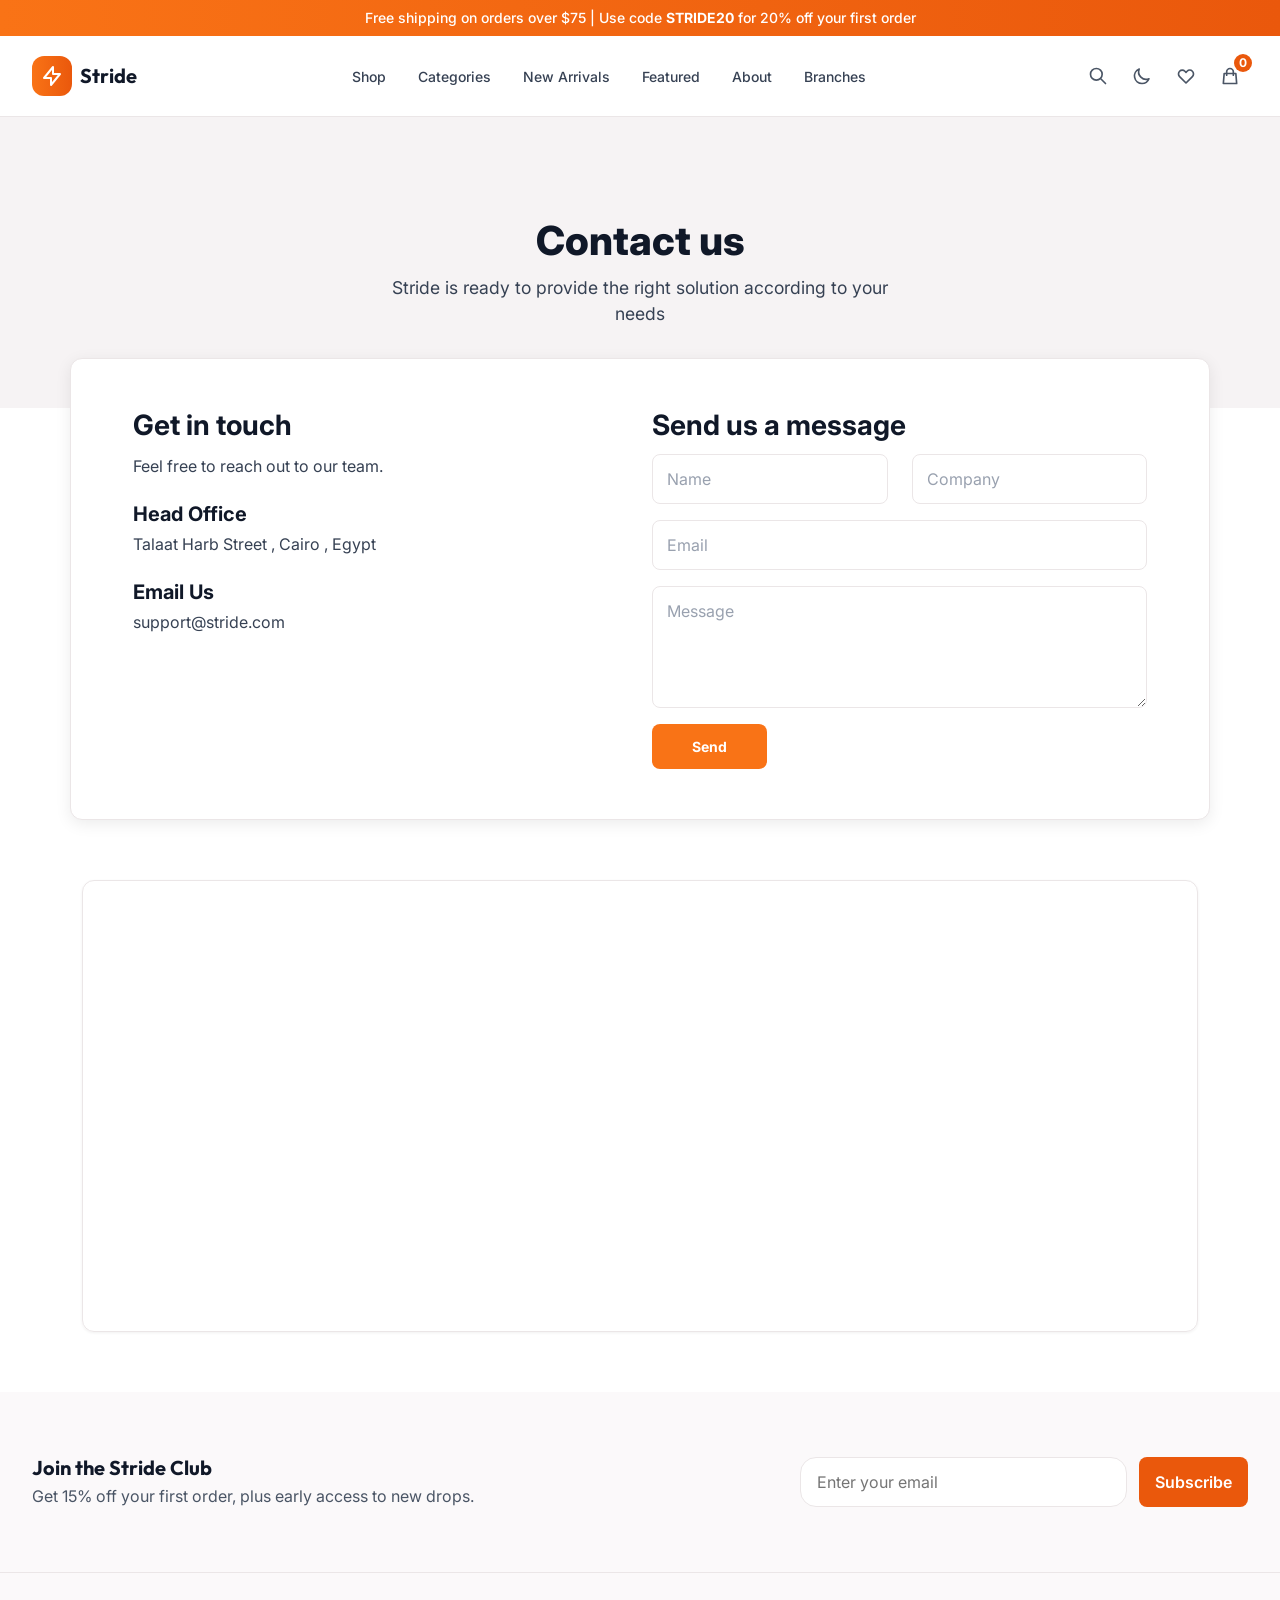
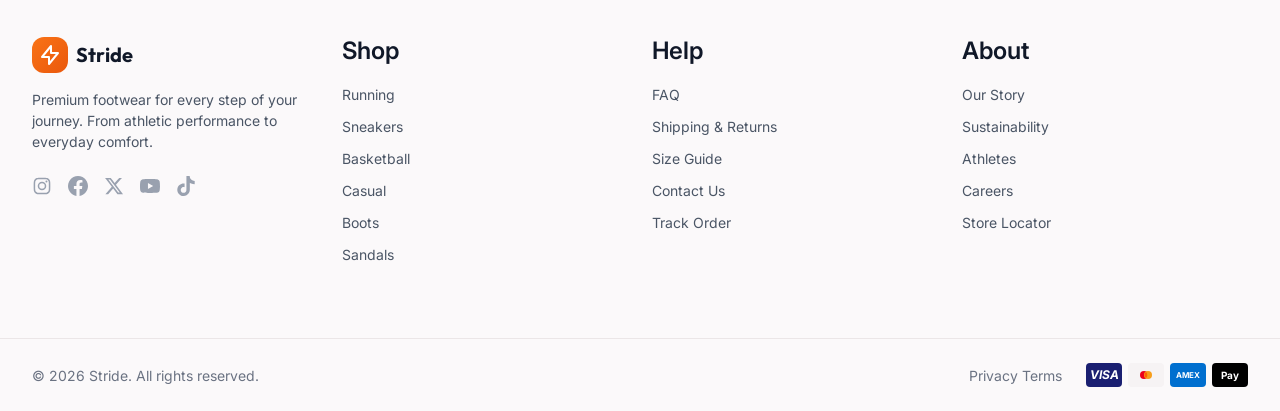
<file: branches.html>
<!DOCTYPE html>
<html lang="en">
<head>
    <meta charset="UTF-8">
    <meta name="viewport" content="width=device-width, initial-scale=1.0">

    <title>Branches | Stride</title>

    <!-- ======================== FONTS ======================== -->
    <link rel="preconnect" href="https://fonts.googleapis.com" />
    <link rel="preconnect" href="https://fonts.gstatic.com" crossorigin />
    <link
      href="https://fonts.googleapis.com/css2?family=Inter:wght@400;500;600;700;800&display=swap"
      rel="stylesheet"
    />

    <!-- =================== BOOTSTRAP (LOCAL) ================= -->
    <link rel="stylesheet" href="assets/css/bootstrap.min.css" />

    <!-- ================== CUSTOM CSS ========================= -->
    <link rel="stylesheet" href="assets/css/index.css" />
    <link rel="stylesheet" href="assets/css/pages/branches.css" />

</head>
<body>
  <!-- ===================== NAVBAR ===================== -->
  <site-header></site-header>

    <!-- Header Section -->
    <section class="contact-header">
        <h1>Contact us</h1>
        <p>Stride is ready to provide the right solution according to your needs</p>
    </section>

    <!-- Main Contact Form -->
    <div class="container">
        <div class="row contact-container">
            <!-- Left Side -->
            <div class="col-md-6">
                <h3>Get in touch</h3>
                <p>Feel free to reach out to our team.</p>
                <div class="info-item">
                    <h5>Head Office</h5>
                    <p>Talaat Harb Street , Cairo , Egypt</p>
                </div>
                <div class="info-item">
                    <h5>Email Us</h5>
                    <p>support@stride.com</p>
                </div>
            </div>
            
            <!-- Right Side Form -->
            <div class="col-md-6">
                <h3>Send us a message</h3>
                <form>
                    <div class="row">
                        <div class="col-md-6 mb-3"><input type="text" class="form-control" placeholder="Name"></div>
                        <div class="col-md-6 mb-3"><input type="text" class="form-control" placeholder="Company"></div>
                    </div>
                    <div class="mb-3"><input type="email" class="form-control" placeholder="Email"></div>
                    <div class="mb-3"><textarea class="form-control" rows="4" placeholder="Message"></textarea></div>
                    <button type="submit" class="btn btn-primary-stride">Send</button>
                </form>
            </div>
        </div>
    </div>

    <!-- Map Section -->
    <section class="map-section">
        <div class="container">
            <div class="map-wrapper">
                <iframe src="https://www.google.com/maps/embed?pb=!1m18!1m12!1m3!1d55251.37451031098!2d31.25849255!3d30.059488450000003!2m3!1f0!2f0!3f0!3m2!1i1024!2i768!4f13.1!3m3!1m2!1s0x14583fa60b21beeb%3A0x79dfb296e8423bba!2z2KfZhNmC2KfZh9ix2KnYjCDZhdit2KfZgdi42Kkg2KfZhNmC2KfZh9ix2KnigKw!5e0!3m2!1sar!2seg!4v1787096285965!5m2!1sar!2seg" width="100%" height="450" style="border:0; border-radius: 12px;" allowfullscreen="" loading="lazy" referrerpolicy="strict-origin-when-cross-origin"></iframe>
            </div>
        </div>
    </section>

    <!-- Footer -->
    <site-footer></site-footer>

    <!-- JS -->
    <script src="assets/js/bootstrap.min.js"></script>
    <script src="assets/js/main.js" type="module"></script>

</body>
</html>
</file>
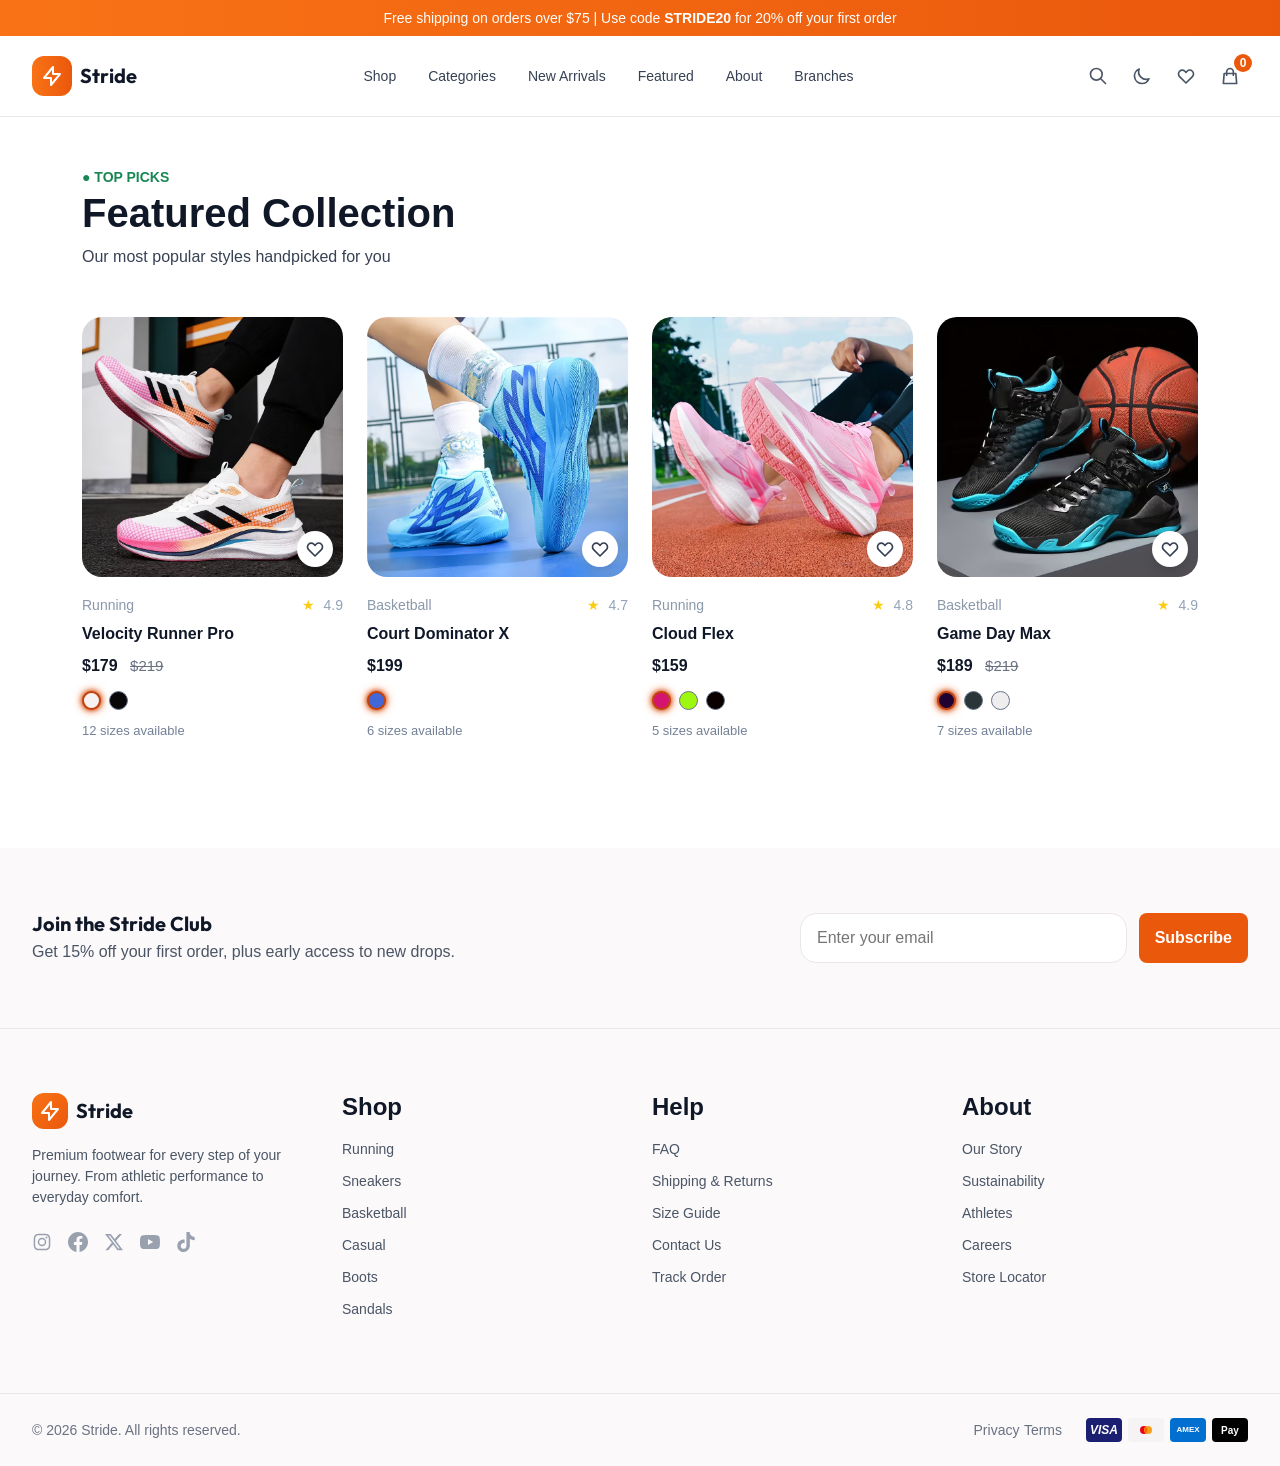
<file: featured.html>
<!DOCTYPE html>
<html lang="en">

<head>
  <meta charset="UTF-8" />
  <meta name="viewport" content="width=device-width, initial-scale=1.0" />

  <title>Featured | Stride</title>
  <meta
    name="description"
    content="Explore Stride's featured collection."/>

  <!-- ======================== FONTS ======================== -->
  <link rel="preconnect" href="https://fonts.googleapis.com" />
  <link rel="preconnect" href="https://fonts.gstatic.com" crossorigin />
  <link
    href="https://fonts.googleapis.com/css2?family=Inter:wght@400;500;600;700;800&display=swap"
    rel="stylesheet"
  />

  <!-- =================== BOOTSTRAP (LOCAL) ================= -->
  <link rel="stylesheet" href="assets/css/bootstrap.min.css" />

  <!-- ================== CUSTOM CSS ========================= -->
  <link rel="stylesheet" href="assets/css/index.css" />
  <link rel="stylesheet" href="assets/css/pages/shop.css" />
  <link rel="stylesheet" href="assets/css/pages/featured.css" />

</head>


<body>
  <!-- ===================== NAVBAR ===================== -->
  <site-header></site-header>

  <!-- ===================== MAIN CONTENT =========================== -->
  <main>

  <section class="featured-section py-5">
    <div class="container">

      <!-- Featured Header -->
      <div class="featured-header mb-5">
        <div>
          <span class="text-success fw-bold text-uppercase small">● Top Picks</span>
          <h1>Featured Collection</h1>
          <p>Our most popular styles handpicked for you</p>
        </div>
      </div>

      <!-- Products Grid -->
      <div class="row g-4" id="featured-container">
          <!-- Products will be rendered dynamically by featured.js -->
      </div>

    </div>
  </section>

</main>

  <!-- Cart Notification Pop-up -->
  <div id="cartNotification" class="cart-notification">
    <span class="notification-check">✓</span>
    <span id="notificationMessage">Added to cart!</span>
  </div>

  <!-- Footer -->
  <site-footer></site-footer>

  <!-- JS -->
  <script src="assets/js/bootstrap.min.js"></script>
  <script src="assets/js/main.js" type="module"></script>
  <script src="assets/js/pages/featured.js" type="module"></script>
</body>
</html>
</file>
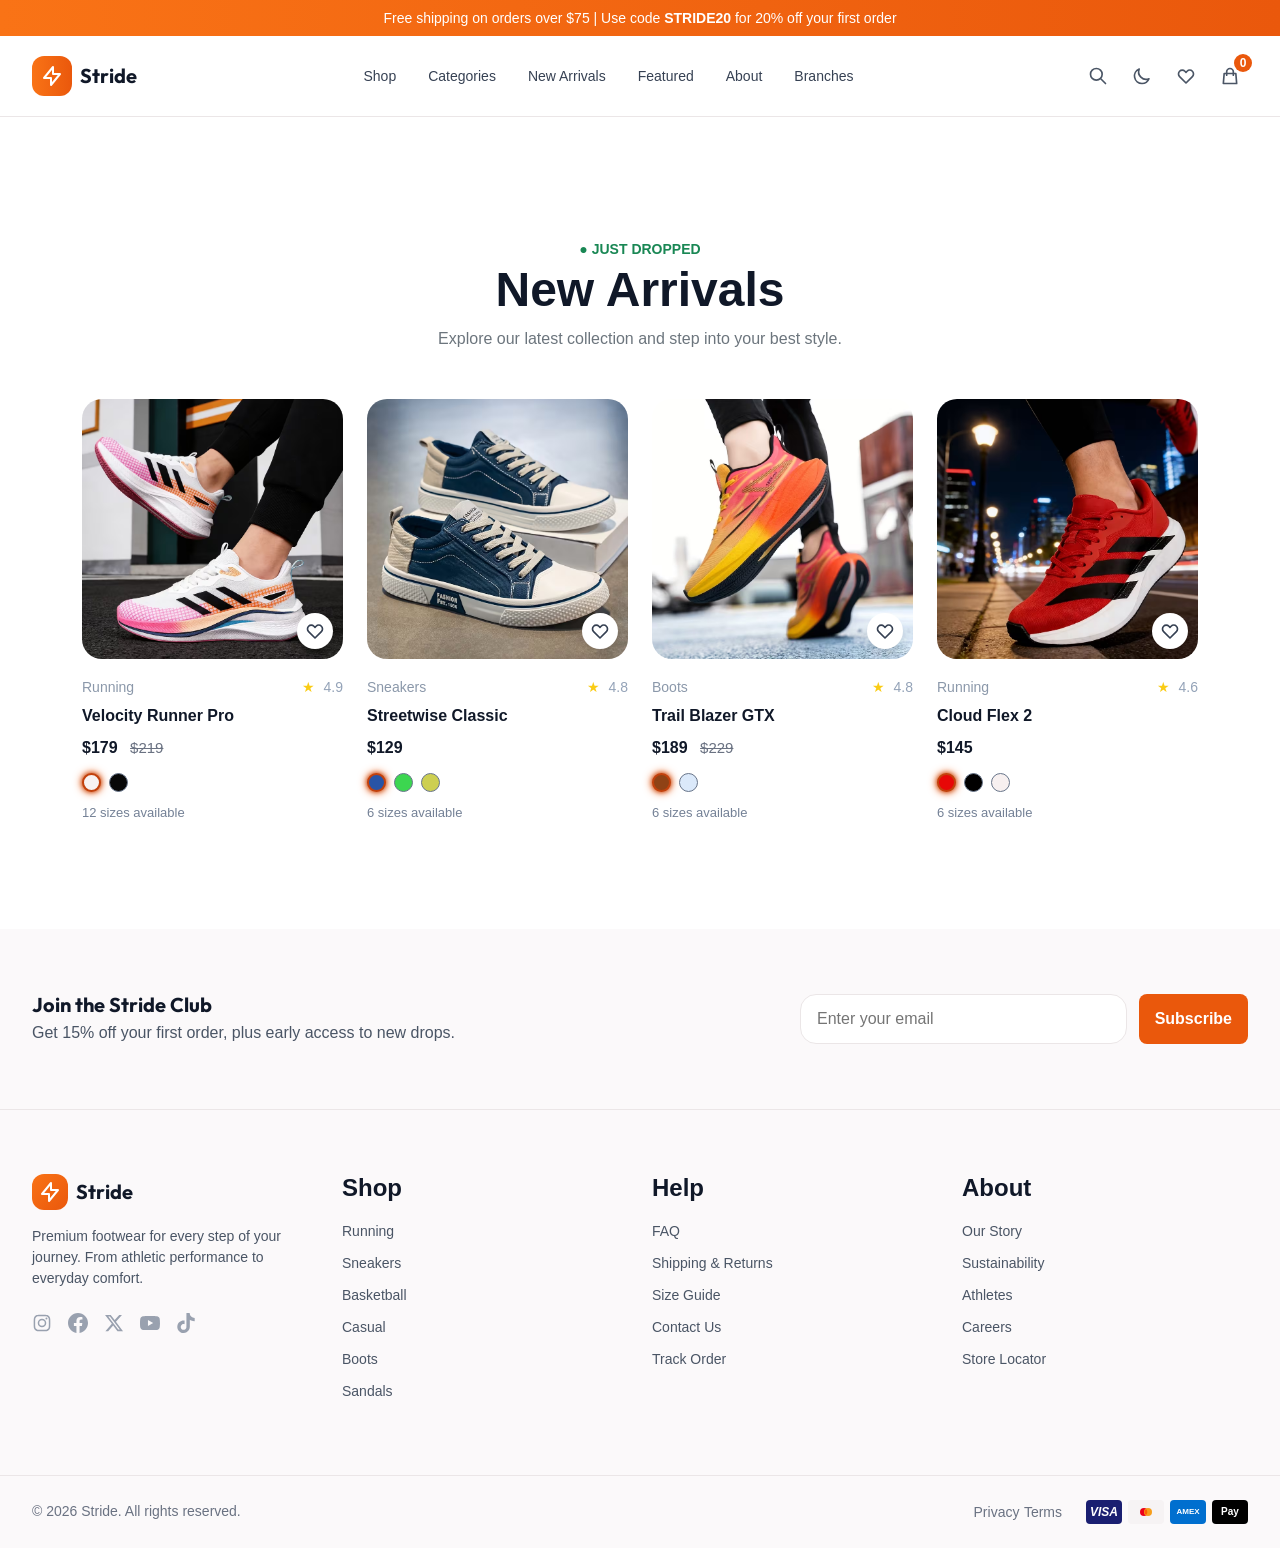
<file: New-Arrivals.html>
<!doctype html>
<html lang="en">
  <head>
    <meta charset="UTF-8" />
    <meta name="viewport" content="width=device-width, initial-scale=1.0" />
    <title>New Arrivals - Stride</title>
    <link rel="shortcut icon" href="./assets/images/logo.svg" type="image/x-icon" />
    <!-- Bootstrap and Custom CSS -->
    <link rel="stylesheet" href="./assets/css/bootstrap.min.css" />
    <link rel="stylesheet" href="./assets/css/index.css" />
    <link rel="stylesheet" href="./assets/css/pages/shop.css" />
  </head>
  <body>
    <!-- Site Header Component -->
    <site-header></site-header>

    <main class="container my-5 pt-5">
      <div class="text-center mb-5 pt-4">
        <span class="text-success fw-bold text-uppercase small">● Just Dropped</span>
        <h1 class="fw-bold display-5">New Arrivals</h1>
        <p class="text-muted">Explore our latest collection and step into your best style.</p>
      </div>

      <!-- Container for Dynamic Products Render -->
      <div class="row g-4" id="new-arrivals-container"></div>
    </main>

    <!-- Cart Notification Pop-up -->
    <div id="cartNotification" class="cart-notification">
      <span class="notification-check">✓</span>
      <span id="notificationMessage">Added to cart!</span>
    </div>

    <!-- Site Footer Component -->
    <site-footer></site-footer>

    <!-- JavaScript Files -->
    <script type="module" src="./assets/js/main.js"></script>
    <script type="module" src="./assets/js/pages/new-arrivals.js"></script>
  </body>
</html>
</file>
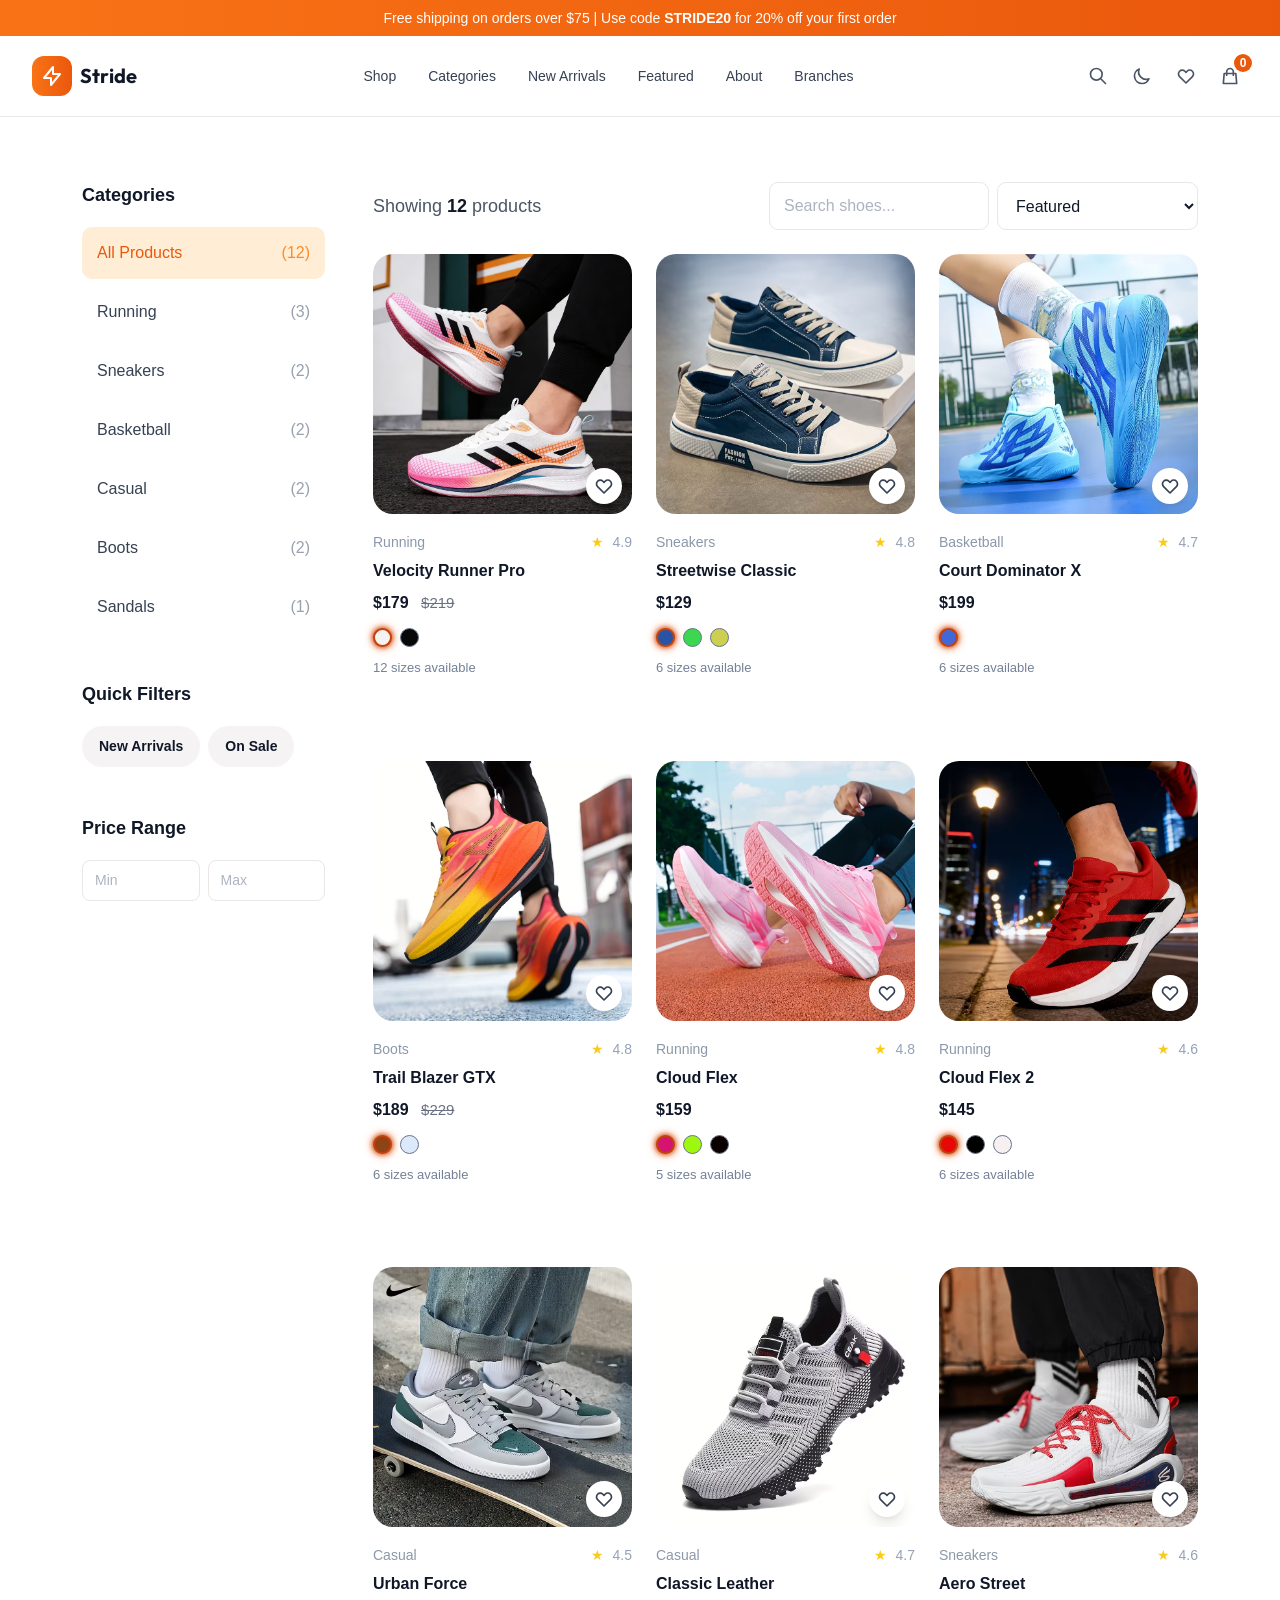
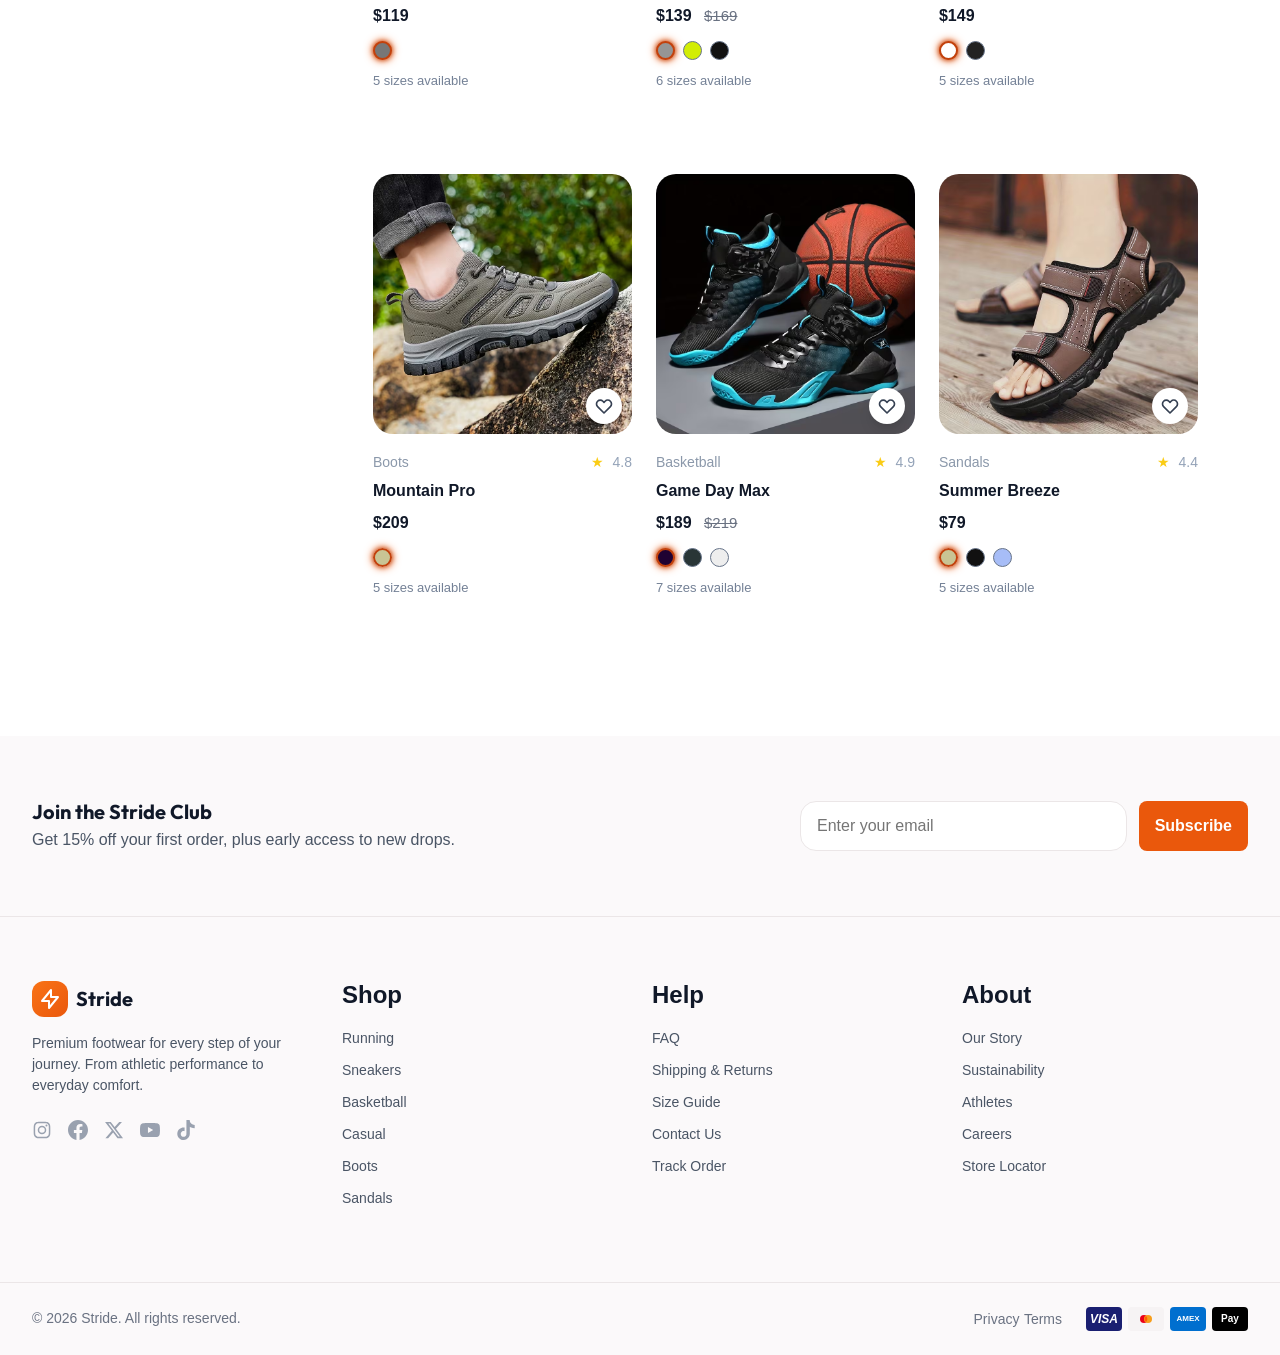
<file: product.html>
<!DOCTYPE html>
<html lang="en">

<head>

    <meta charset="UTF-8">

    <meta
        name="viewport"
        content="width=device-width, initial-scale=1.0"
    >
     <link
      rel="shortcut icon"
      href="./assets/images/logo.svg"
      type="image/x-icon"
    />
    <title>Stride | Product</title>

    <link rel="stylesheet" href="assets/css/bootstrap.min.css">
    <link rel="stylesheet" href="assets/css/index.css">
    <link rel="stylesheet" href= "assets/css/pages/product.css">
</head>

<body>


<site-header></site-header>


<main class="container product-page">

    <div class="row g-5">

        <div class="col-lg-6 col-12">

            <img id="mainImage" class="main-image" src="" alt="">

            <div class="thumbnail-container" id="thumbnails"></div>

        </div>

        <div class="col-lg-6 col-12">

            <div id="productInfo"></div>

        </div>

    </div>

</main>


<div id="cartNotification" class="cart-notification">

    <span class="notification-check">
        ✓
    </span>

    <span id="notificationMessage">
        Added to cart!
    </span>

</div>


<site-footer>

</site-footer>


<script src="assets/js/bootstrap.min.js"></script>
<script type="module" src="./assets/js/main.js"></script>
<script type = "module" src="./assets/js/pages/product.js"></script>


</body>

</html>
</file>
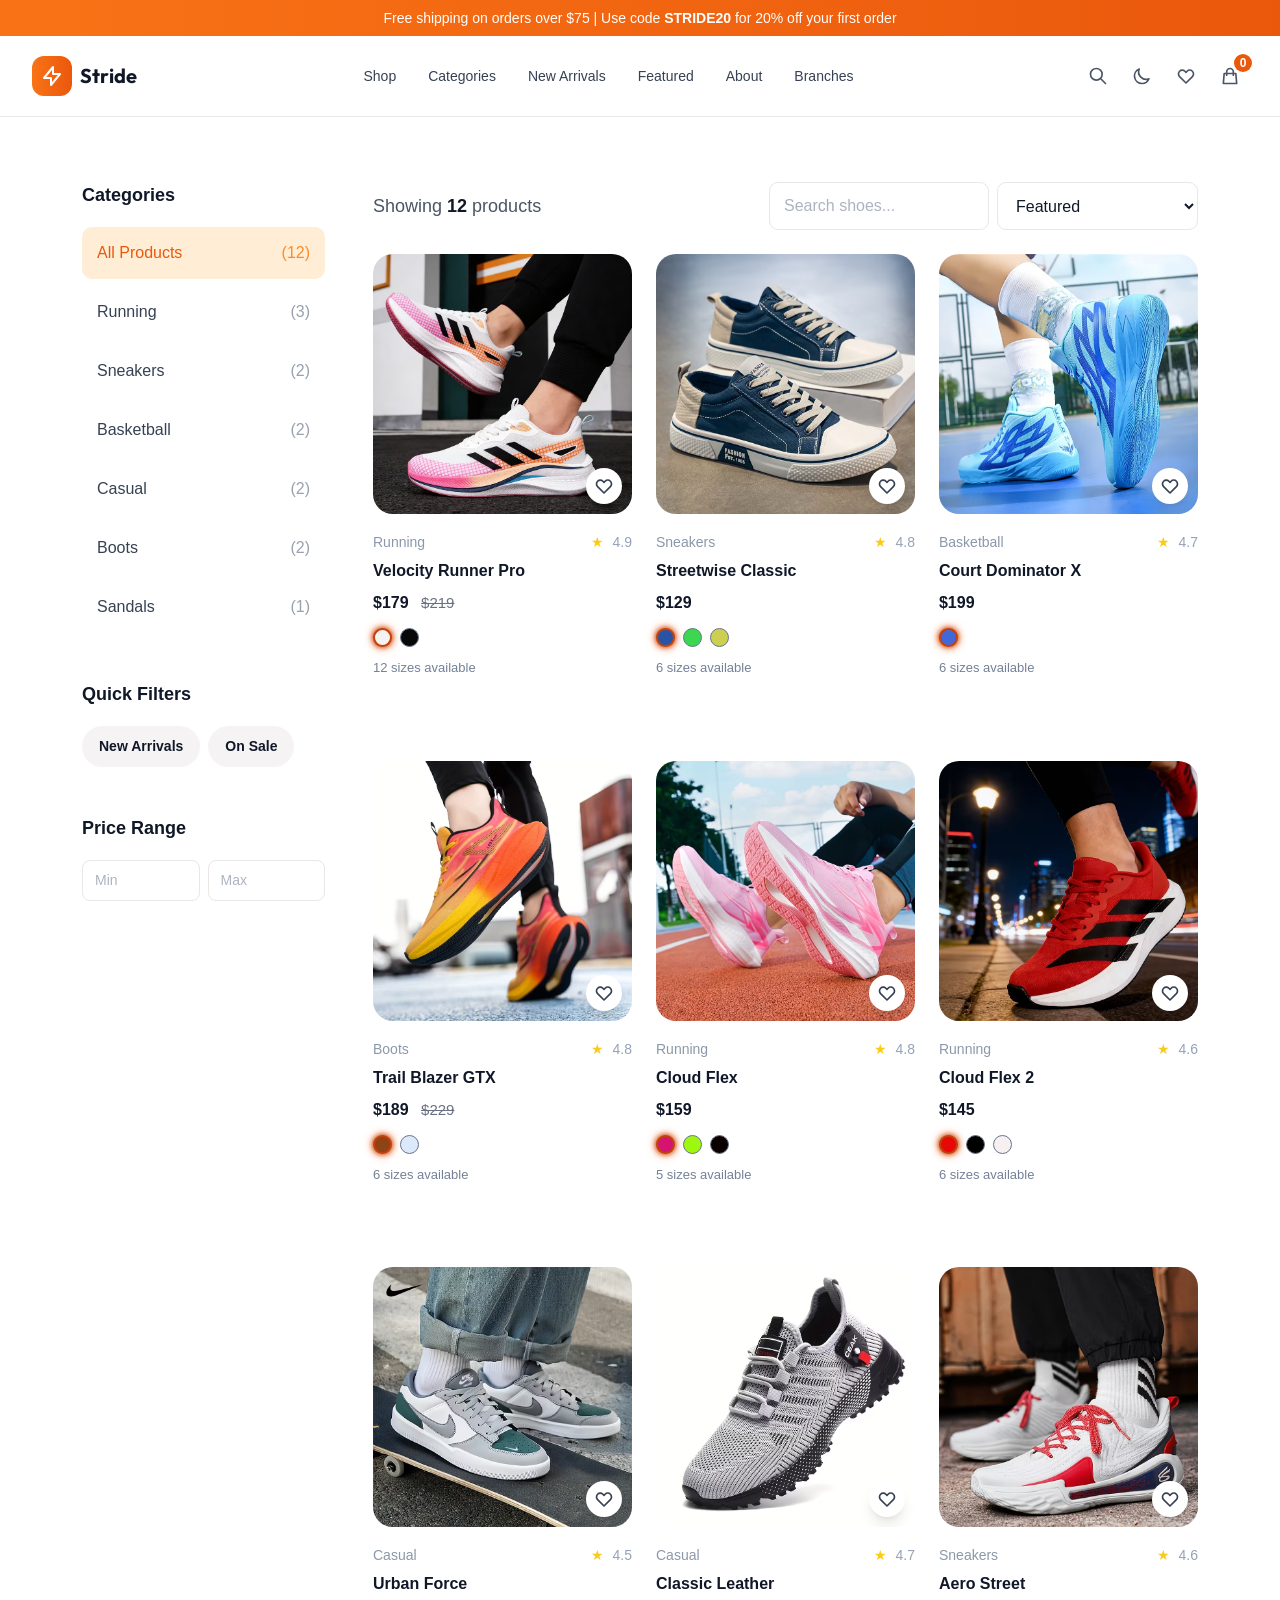
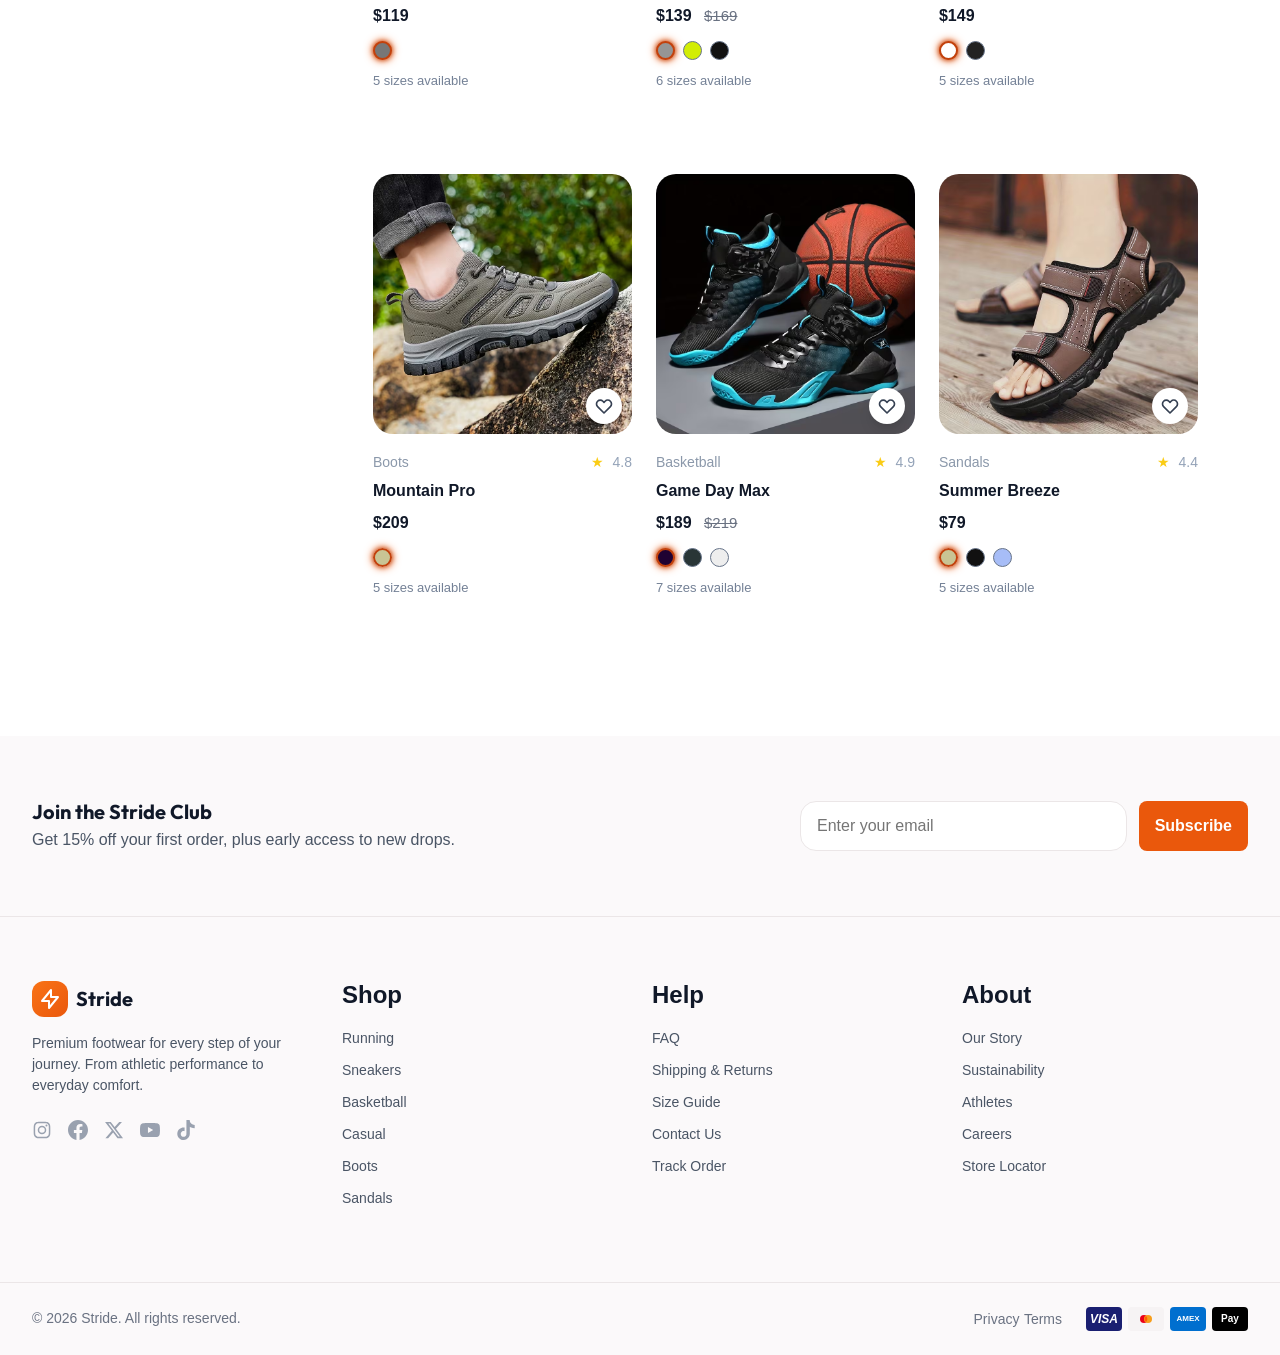
<file: shop.html>
<!DOCTYPE html>
<html lang="en">

<head>

    <meta charset="UTF-8">
    <meta name="viewport" content="width=device-width, initial-scale=1.0">

    <title>Stride | Shop</title>

    <link rel="stylesheet" href="assets/css/bootstrap.min.css">
    <link rel="stylesheet" href="assets/css/index.css">
    <link rel="stylesheet" href="assets/css/pages/shop.css"> 
</head>

<body>
<site-header></site-header>

<main class="container shop-page">


    <div class="row g-5">
        <aside class="col-lg-3">
            <div id="categories">
                <div class="sidebar-title">
                    Categories
                </div>

                <div id="categoryList"></div>
            </div>

            <div class="sidebar-title mt-5">
                Quick Filters
            </div>

            <div class="d-flex gap-2 flex-wrap">

                <button
                    class="quick-filter"
                    id="newFilter"
                >
                    New Arrivals
                </button>

                <button
                    class="quick-filter"
                    id="saleFilter"
                >
                    On Sale
                </button>

            </div>

            <div class="sidebar-title mt-5">
                Price Range
            </div>


            <div class="row g-2">


                <div class="col-6">

                    <input
                        type="number"
                        id="minPrice"
                        class="form-control price-input"
                        placeholder="Min"
                    >

                </div>


                <div class="col-6">

                    <input
                        type="number"
                        id="maxPrice"
                        class="form-control price-input"
                        placeholder="Max"
                    >

                </div>

            </div>

        </aside>

        <section class="col-lg-9">

            <div
                class="d-flex flex-wrap justify-content-between align-items-center gap-3 mb-4"
            >


                <div class="showing">

                    Showing

                    <span id="productCount">
                        0
                    </span>

                    products

                </div>

                <div class="d-flex gap-2">


                    <input
                        type="text"
                        id="searchInput"
                        class="search-input"
                        placeholder="Search shoes..."
                    >


                    <select
                        id="sortSelect"
                        class="sort-select"
                    >

                        <option value="featured">
                            Featured
                        </option>


                        <option value="priceLow">
                            Price: Low to High
                        </option>


                        <option value="priceHigh">
                            Price: High to Low
                        </option>


                        <option value="rating">
                            Top Rated
                        </option>


                    </select>


                </div>


            </div>

            <div
                class="row g-4"
                id="productGrid"
            >
            </div>


            <div
                id="empty"
                class="empty d-none"
            >

                <h3>
                    No shoes found
                </h3>

                <p>
                    Try another category or search term.
                </p>

            </div>


        </section>


    </div>


</main>


<div
    id="cartNotification"
    class="cart-notification"
>

    <span class="notification-check">
        ✓
    </span>


    <span id="notificationMessage">
        Added to cart!
    </span>

</div>


<site-footer></site-footer>


<script type="module" src="./assets/js/main.js"></script>
<script type = "module" src="assets/js/pages/shop.js"></script>

</body>

</html>
</file>
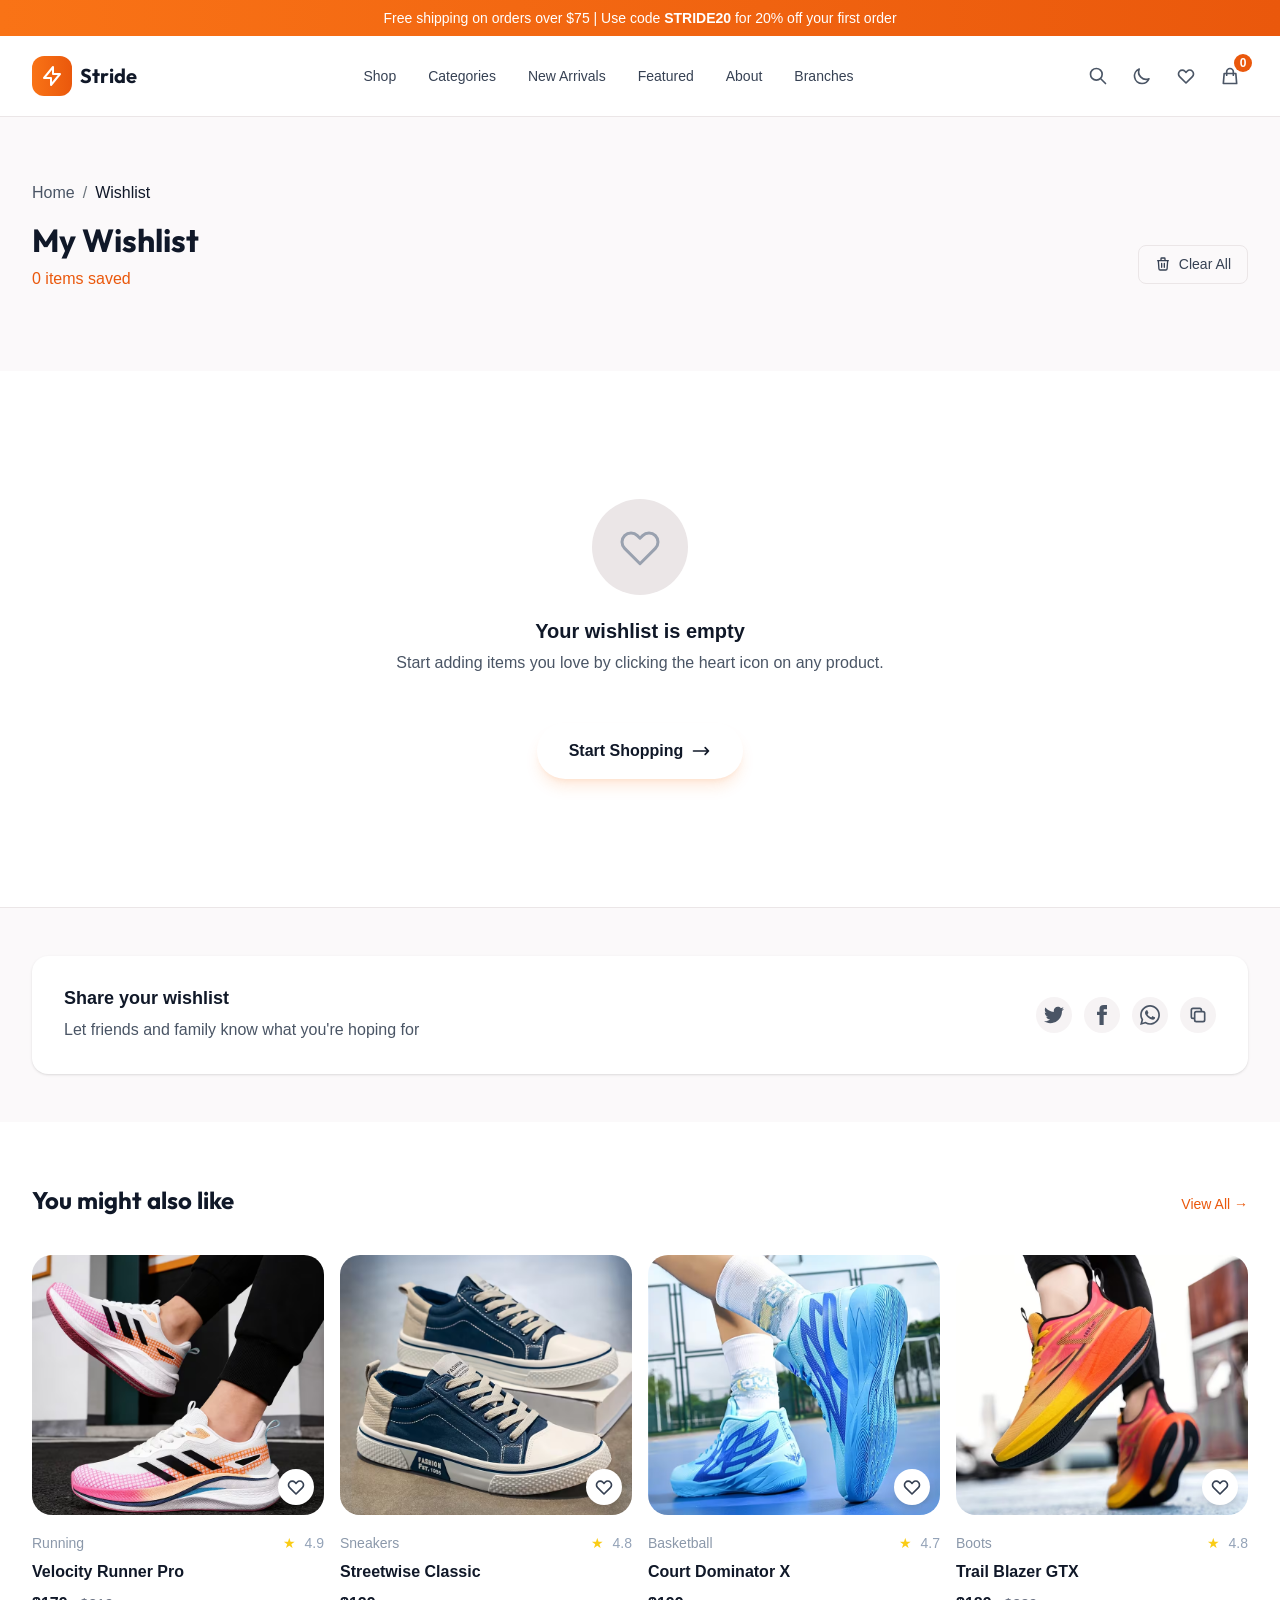
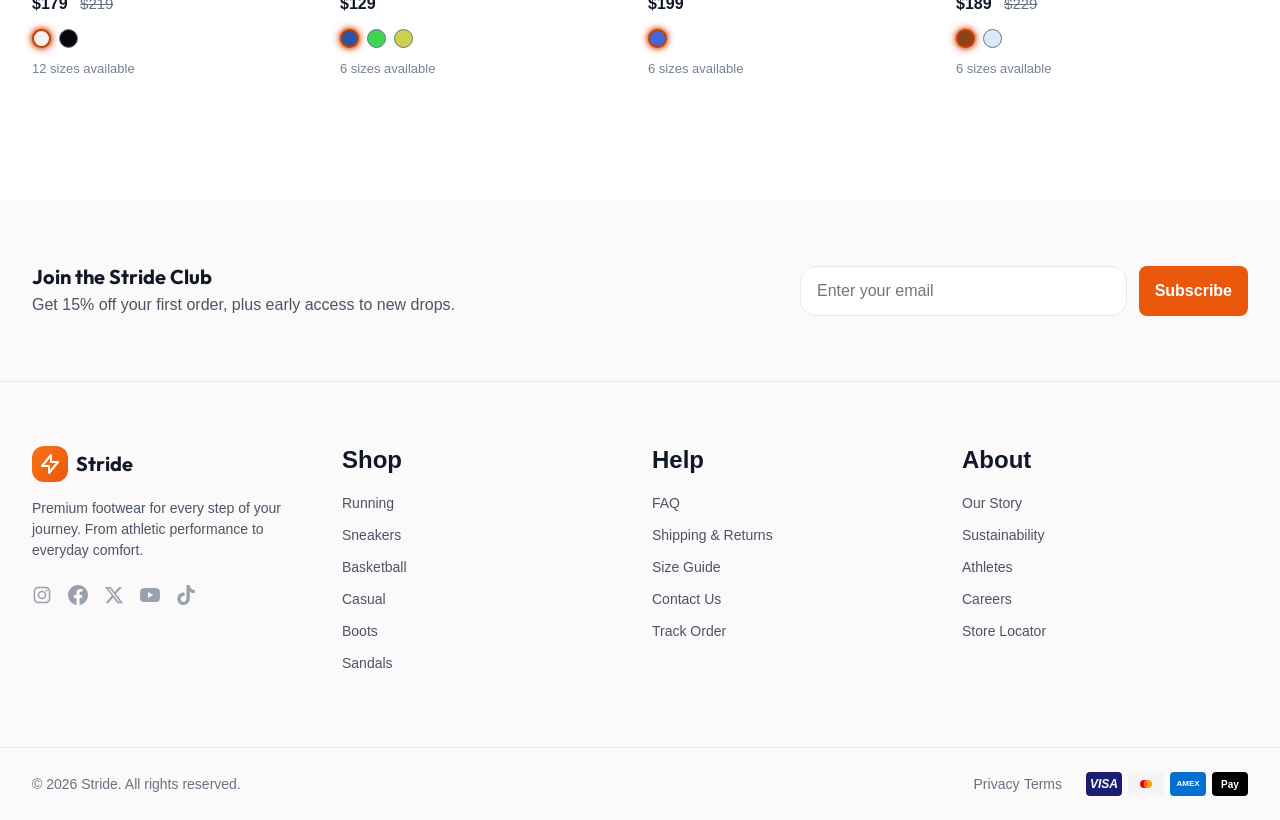
<file: wishlist.html>
<!doctype html>
<html lang="en">
  <head>
    <meta charset="UTF-8" />
    <meta name="viewport" content="width=device-width, initial-scale=1.0" />
    <link rel="stylesheet" href="./assets/css/bootstrap.min.css" />
    <link rel="stylesheet" href="./assets/css/index.css" />
    <link rel="stylesheet" href="./assets/css/pages/shop.css">
    <link rel="stylesheet" href="./assets/css/pages/wishlist.css" />
     <link
      rel="shortcut icon"
      href="./assets/images/logo.svg"
      type="image/x-icon"
    />
    <title>Stride | Wishlist</title>
  </head>
  <body>
    <site-header> </site-header>
    <main>
      <section class="wishlist-header">
        <div class="wishlist-header-container">
          <!-- Breadcrumb -->
          <nav aria-label="breadcrumb">
            <ol class="breadcrumb">
              <li class="breadcrumb-item"><a href= "index.html">Home</a></li>
              <li class="breadcrumb-item active" aria-current="page">
                Wishlist
              </li>
            </ol>
          </nav>
          <div class="wishlist-header-right">
            <div class="wishlist-header-right-info">
              <h1>My Wishlist</h1>
              <p><span id="wishlist-count"></span> items saved</p>
            </div>
            <button id="clear-wishlist">
              <svg fill="none" viewBox="0 0 24 24" stroke="currentColor">
                <path
                  stroke-linecap="round"
                  stroke-linejoin="round"
                  stroke-width="2"
                  d="M19 7l-.867 12.142A2 2 0 0116.138 21H7.862a2 2 0 01-1.995-1.858L5 7m5 4v6m4-6v6m1-10V4a1 1 0 00-1-1h-4a1 1 0 00-1 1v3M4 7h16"
                ></path>
              </svg>
              Clear All
            </button>
          </div>
        </div>
      </section>
      <section class="wishlist-content">
        <div class="wishlist-container">
          <!-- Wishlist Items -->
          <div id="wishlist-items">
            <div class="row g-3" id="wishlist-grid">
              
              
          </div>
          <!-- Empty State -->
          <div id="empty-wishlist">
            <div class="empty-wishlist-svg">
              <svg fill="none" viewBox="0 0 24 24" stroke="currentColor">
                <path
                  stroke-linecap="round"
                  stroke-linejoin="round"
                  stroke-width="1.5"
                  d="M4.318 6.318a4.5 4.5 0 000 6.364L12 20.364l7.682-7.682a4.5 4.5 0 00-6.364-6.364L12 7.636l-1.318-1.318a4.5 4.5 0 00-6.364 0z"
                ></path>
              </svg>
            </div>
            <h3>Your wishlist is empty</h3>
            <p>
              Start adding items you love by clicking the heart icon on any
              product.
            </p>
            <a href="./shop.html">
              Start Shopping
              <svg fill="none" viewBox="0 0 24 24" stroke="currentColor">
                <path
                  stroke-linecap="round"
                  stroke-linejoin="round"
                  stroke-width="2"
                  d="M17 8l4 4m0 0l-4 4m4-4H3"
                ></path>
              </svg>
            </a>
          </div>
        </div>
      </section>
      <section class="share-wishlist">
        <div class="share-wishlist-container">
          <div class="share-wishlist-content">
            <div class="share-wishlist-content-left">
              <h3>Share your wishlist</h3>
              <p>Let friends and family know what you're hoping for</p>
            </div>
            <div class="share-wishlist-content-right">
              <button>
                <svg fill="currentColor" viewBox="0 0 24 24">
                  <path
                    d="M24 4.557c-.883.392-1.832.656-2.828.775 1.017-.609 1.798-1.574 2.165-2.724-.951.564-2.005.974-3.127 1.195-.897-.957-2.178-1.555-3.594-1.555-3.179 0-5.515 2.966-4.797 6.045-4.091-.205-7.719-2.165-10.148-5.144-1.29 2.213-.669 5.108 1.523 6.574-.806-.026-1.566-.247-2.229-.616-.054 2.281 1.581 4.415 3.949 4.89-.693.188-1.452.232-2.224.084.626 1.956 2.444 3.379 4.6 3.419-2.07 1.623-4.678 2.348-7.29 2.04 2.179 1.397 4.768 2.212 7.548 2.212 9.142 0 14.307-7.721 13.995-14.646.962-.695 1.797-1.562 2.457-2.549z"
                  ></path>
                </svg>
              </button>
              <button>
                <svg fill="currentColor" viewBox="0 0 24 24">
                  <path
                    d="M9 8h-3v4h3v12h5v-12h3.642l.358-4h-4v-1.667c0-.955.192-1.333 1.115-1.333h2.885v-5h-3.808c-3.596 0-5.192 1.583-5.192 4.615v3.385z"
                  ></path>
                </svg>
              </button>
              <button>
                <svg fill="currentColor" viewBox="0 0 24 24">
                  <path
                    d="M.057 24l1.687-6.163c-1.041-1.804-1.588-3.849-1.587-5.946.003-6.556 5.338-11.891 11.893-11.891 3.181.001 6.167 1.24 8.413 3.488 2.245 2.248 3.481 5.236 3.48 8.414-.003 6.557-5.338 11.892-11.893 11.892-1.99-.001-3.951-.5-5.688-1.448l-6.305 1.654zm6.597-3.807c1.676.995 3.276 1.591 5.392 1.592 5.448 0 9.886-4.434 9.889-9.885.002-5.462-4.415-9.89-9.881-9.892-5.452 0-9.887 4.434-9.889 9.884-.001 2.225.651 3.891 1.746 5.634l-.999 3.648 3.742-.981zm11.387-5.464c-.074-.124-.272-.198-.57-.347-.297-.149-1.758-.868-2.031-.967-.272-.099-.47-.149-.669.149-.198.297-.768.967-.941 1.165-.173.198-.347.223-.644.074-.297-.149-1.255-.462-2.39-1.475-.883-.788-1.48-1.761-1.653-2.059-.173-.297-.018-.458.13-.606.134-.133.297-.347.446-.521.151-.172.2-.296.3-.495.099-.198.05-.372-.025-.521-.075-.148-.669-1.611-.916-2.206-.242-.579-.487-.501-.669-.51l-.57-.01c-.198 0-.52.074-.792.372s-1.04 1.016-1.04 2.479 1.065 2.876 1.213 3.074c.149.198 2.095 3.2 5.076 4.487.709.306 1.263.489 1.694.626.712.226 1.36.194 1.872.118.571-.085 1.758-.719 2.006-1.413.248-.695.248-1.29.173-1.414z"
                  ></path>
                </svg>
              </button>
              <button>
                <svg fill="none" viewBox="0 0 24 24" stroke="currentColor">
                  <path
                    stroke-linecap="round"
                    stroke-linejoin="round"
                    stroke-width="2"
                    d="M8 16H6a2 2 0 01-2-2V6a2 2 0 012-2h8a2 2 0 012 2v2m-6 12h8a2 2 0 002-2v-8a2 2 0 00-2-2h-8a2 2 0 00-2 2v8a2 2 0 002 2z"
                  ></path>
                </svg>
              </button>
            </div>
          </div>
        </div>
      </section>
      <section class="also-like">
        <div class="also-like-container">
          <div class="also-like-container-header">
            <h2>You might also like</h2>
            <a href="./shop.html"> View All → </a>
          </div>
          <div class="row g-3 also-like-grid">
            
            
          </div>
        </div>
      </section>
    </main>
    
<div
    id="cartNotification"
    class="cart-notification"
>

    <span class="notification-check">
        ✓
    </span>


    <span id="notificationMessage">
        Removed from wishlist!
    </span>

</div>
    <site-footer> </site-footer>
    <script src="./assets/js/bootstrap.min.js"></script>
    <script type="module" src="./assets/js/main.js"></script>
    <script type="module" src="./assets/js/pages/shop.js"></script>
    <script type="module" src="./assets/js/pages/wishlist.js"></script>
  </body>
</html>
</file>
<file: assets/css/index.css>
@import url("https://fonts.googleapis.com/css2?family=Inter:ital,opsz,wght@0,14..32,100..900;1,14..32,100..900&family=Outfit:wght@100..900&display=swap");

:root {
  /* Colors */
  --color-primary-100: #ffedd5;
  --color-primary-200: #fed7aa;
  --color-primary-400: #fb923c;
  --color-primary-500: #f97316;
  --color-primary-600: #ea580c;
  --color-primary-700: #c2410c;
  --color-primary-900: #7c2d12;
  --color-primary-950: #431407;

  --color-white: white;
  --color-white-95: #fffffff2;
  --color-black-50: #00000080;

  --color-gray-50: #fbf9fa;
  --color-gray-100: #f6f3f4;
  --color-gray-200: #ebe6e7;
  --color-gray-300: #d1d5dc;
  --color-gray-400: #99a1af;
  --color-gray-500: #6a7282;
  --color-gray-600: #4a5565;
  --color-gray-700: #364153;
  --color-gray-800: #1e2939;
  --color-gray-900: #101828;
  --color-gray-950: #030712;

  --color-amber-500: #fe9a00;
  --color-green-100: #05df72;
  --color-green-400: #05df72;
  --color-green-500: #00c951;
  --color-green-700: #008236;
  --color-green-900: #0d542b;
  --color-yellow-400: #fdc700;
  --color-red-500: #fb2c36;

  /* Gradients */
  --linear-gradient: linear-gradient(
    to right,
    var(--color-primary-500),
    var(--color-primary-600)
  );

  /* Blurs */
  --blur-sm: 8px;
  --blur-md: 12px;

  /* Radii */
  --radius-sm: 6px;
  --radius-md: 10px;
  --radius-lg: 14px;
  --radius-xl: 18px;

  /* Transitions */
  --transition-colors: color, background-color, border-color, outline-color,
    text-decoration-color, fill, stroke, 0.15s cubic-bezier(0.4, 0, 0.2, 1);
  --transition-all: all 0.2s cubic-bezier(0.4, 0, 0.2, 1);

  /* Text Effects */
  --text-navLink-hover: var(--color-primary-600);

  /* Shadows */
  --shadow-2xl: 0 25px 50px -12px #00000040;
  --drop-shadow-2xl: 0 25px 25px #00000026;
  --tw-shadow-color: color-mix(
    in oklab,
    color-mix(in oklab, var(--color-primary-500) 25%, transparent) 100%,
    transparent
  );
  --tw-drop-shadow-size: drop-shadow(0 25px 25px #00000026);
  --tw-drop-shadow: drop-shadow(var(--drop-shadow-2xl));
}

html.light {
  /* Page-level */
  --bg-main: var(--color-white);
  --text-main: var(--color-gray-900);

  /* Header */
  --border-header: var(--color-gray-200);
  --bg-header: var(--color-white-95);
  --text-logo: var(--color-gray-900);
  --text-navLink: var(--color-gray-700);
  --color-widgets: var(--color-gray-600);
  --color-widget-hover: var(--color-gray-100);
  --bg-header-wishlist: var(--color-gray-50);

  /* Backgrounds */
  --bg-secondary: var(--color-gray-100);
  --bg-card: var(--color-white);
  --bg-input: var(--color-white);
  --bg-hover: var(--color-gray-100);
  --bg-hover-btn: var(--color-gray-50);
  --bg-badge: #fff4e6;
  --bg-modal: var(--color-gray-50);
  --bg-icon: var(--color-primary-100);
  --bg-span: var(--color-green-100);

  /* Colors & Borders */
  --color-icon: var(--color-primary-600);
  --color-span: var(--color-green-700);
  --border-modal: var(--color-gray-200);
  --border-circle: var(--color-gray-300);
  --border-color: var(--color-gray-300);
  --border-light: var(--color-gray-100);

  /* Text */
  --text-secondary: var(--color-gray-700);
  --text-muted: var(--color-gray-400);
  --text-inverse: var(--color-white);

  /* Semantic colors */
  --color-success: #2ecc71;
  --color-danger: #e74c3c;
  --color-warning: #f39c12;

  /* Shadows */
  --shadow-sm: 0 1px 3px rgba(0, 0, 0, 0.06);
  --shadow-md: 0 4px 16px rgba(0, 0, 0, 0.08);
  --shadow-lg: 0 8px 30px rgba(0, 0, 0, 0.1);
}

html.dark {
  /* Page-level */
  --bg-main: var(--color-gray-950);
  --text-main: var(--color-gray-100);

  /* Header */
  --border-header: var(--color-gray-800);
  --bg-header: color-mix(in oklab, var(--color-gray-950) 95%, transparent);
  --text-logo: var(--color-white);
  --text-navLink: var(--color-gray-300);
  --color-widgets: var(--color-gray-400);
  --color-widget-hover: var(--color-gray-800);
  --bg-header-wishlist: color-mix(in oklab, var(--color-gray-900) 50%, transparent);

  /* Backgrounds */
  --bg-secondary: var(--color-gray-900);
  --bg-card: var(--color-gray-800);
  --bg-input: var(--color-gray-800);
  --bg-hover: var(--color-gray-800);
  --bg-hover-btn: var(--color-gray-800);
  --bg-badge: #2c1f0e;
  --bg-modal: var(--color-gray-900);
  --bg-icon: color-mix(in oklab, var(--color-primary-900) 30%, transparent);
  --bg-span: color-mix(in oklab, var(--color-green-900) 30%, transparent);

  /* Colors & Borders */
  --color-icon: var(--color-primary-400);
  --color-span: var(--color-green-400);
  --border-modal: var(--color-gray-700);
  --border-circle: var(--color-gray-600);
  --border-color: var(--color-gray-700);
  --border-light: var(--color-gray-800);

  /* Text */
  --text-secondary: var(--color-gray-300);
  --text-muted: var(--color-gray-600);
  --text-inverse: var(--color-gray-950);

  /* Semantic colors */
  --color-success: #3fb950;
  --color-danger: #f85149;
  --color-warning: #d29922;

  /* Shadows */
  --shadow-sm: 0 1px 3px rgba(0, 0, 0, 0.3);
  --shadow-md: 0 4px 16px rgba(0, 0, 0, 0.4);
  --shadow-lg: 0 8px 30px rgba(0, 0, 0, 0.5);
}

/* Theme Toggle Widgets */
html.dark #theme-toggle .header-widgets-dark {
  display: none;
}
html.dark #theme-toggle .header-widgets-light {
  display: block;
}
html.light #theme-toggle .header-widgets-dark {
  display: block;
}
html.light #theme-toggle .header-widgets-light {
  display: none;
}

/* Base Styles */
* {
  margin: 0;
  padding: 0;
  box-sizing: border-box;
}

body {
  font-family: "Inter", sans-serif;
  background-color: var(--bg-main);
  color: var(--text-main);
  transition: background-color 0.3s ease, color 0.3s ease;
}

a {
  text-decoration: none;
}

ul {
  list-style: none;
  padding: 0;
}

/* Components */
.add-to-fav {
  display: flex;
  width: 2.25rem;
  height: 2.25rem;
  align-items: center;
  justify-content: center;
  border-radius: 50%;
  background-color: var(--color-white);
  box-shadow:
    0 10px 15px -3px rgba(0, 0, 0, 0.1),
    0 4px 6px -4px rgba(0, 0, 0, 0.1);
  transition: var(--transition-colors);
  position: absolute;
  z-index: 20;
  bottom: 10px;
  right: 10px;
  outline: none;
  border: none;
}

.add-to-fav svg {
  width: 1.25rem;
  height: 1.25rem;
  color: var(--color-gray-700);
}

.add-to-fav svg:hover {
  color: var(--color-red-500);
}

.add-to-fav.active {
  border-color: var(--color-red-500);
}

.add-to-fav.active svg {
  color: var(--color-red-500);
}

.color-circle {
  cursor: pointer;
}

.color-circle.active {
  border: 2px solid var(--color-primary-700);
  box-shadow:
    0 0 5px var(--color-primary-700),
    0 0 10px var(--color-primary-600);
}
</file>
<file: assets/css/pages/branches.css>
/* ============================================================
   BRANCHES.CSS — Contact / Branches Page Styles
   ============================================================ */

/* Header Section */
.contact-header {
    background: var(--bg-secondary, #f8f9fa);
    color: var(--text-main, #333);
    padding: 100px 0 80px;
    text-align: center;
}

.contact-header h1 {
    font-size: 2.5rem;
    font-weight: 800;
    margin-bottom: 10px;
    color: var(--text-main);
}

.contact-header p {
    color: var(--text-secondary, #6b7280);
    font-size: 1.1rem;
    max-width: 500px;
    margin: 0 auto;
}

/* Contact Container Card */
.contact-container {
    background: var(--bg-card, #ffffff);
    border: 1px solid var(--border-modal, #eee);
    padding: 50px;
    border-radius: 12px;
    margin-top: -50px;
    box-shadow: var(--shadow-md, 0 4px 16px rgba(0, 0, 0, 0.08));
}

.contact-container h3 {
    color: var(--text-main);
    font-weight: 700;
    margin-bottom: 12px;
}

.contact-container p {
    color: var(--text-secondary, #6b7280);
}

.info-item {
    margin-top: 24px;
}

.info-item h5 {
    color: var(--text-main);
    font-weight: 700;
    margin-bottom: 6px;
}

.info-item p {
    color: var(--text-secondary, #6b7280);
}

/* Form Controls */
.contact-container .form-control {
    background: var(--bg-input, #fff);
    color: var(--text-main);
    border: 1px solid var(--border-modal, #ddd);
    border-radius: 8px;
    padding: 12px 14px;
    transition: border-color 0.2s ease, box-shadow 0.2s ease;
}

.contact-container .form-control::placeholder {
    color: var(--text-muted, #9ca3af);
}

.contact-container .form-control:focus {
    border-color: var(--color-primary-500, #f97316);
    box-shadow: 0 0 0 3px rgba(249, 115, 22, 0.15);
    outline: none;
    color: var(--text-main);
    background: var(--bg-input, #fff);
}

/* Primary Button */
.btn-primary-stride {
    background: var(--color-primary-500, #f97316);
    color: white;
    border: none;
    padding: 12px 40px;
    border-radius: 8px;
    font-weight: 700;
    font-size: 14px;
    transition: all 0.2s ease;
}

.btn-primary-stride:hover {
    background: var(--color-primary-600, #ea580c);
    transform: translateY(-1px);
    box-shadow: 0 4px 12px rgba(249, 115, 22, 0.3);
    color: white;
}

.btn-primary-stride:active {
    transform: translateY(0);
}

/* Map Section */
.map-section {
    padding: 60px 0;
}

.map-wrapper {
    border-radius: 12px;
    overflow: hidden;
    border: 1px solid var(--border-modal, #eee);
    box-shadow: var(--shadow-sm, 0 1px 3px rgba(0, 0, 0, 0.06));
}

.map-wrapper iframe {
    display: block;
}

/* Responsive */
@media (max-width: 768px) {
    .contact-container {
        padding: 30px 20px;
    }

    .contact-header {
        padding: 80px 20px 60px;
    }

    .contact-header h1 {
        font-size: 2rem;
    }
}
</file>
<file: assets/css/pages/shop.css>
* {
    box-sizing: border-box;
}

body {
    margin: 0;

    font-family: Arial, Helvetica, sans-serif;

    background:
        radial-gradient(
            circle at 80% 10%,
            rgba(255, 96, 0, 0.08),
            transparent 30%
        ),
        #030712;

    color: #f4f7fb;

    min-height: 100vh;
}




body,
.navbar,
.category-card,
.product-card,
.sidebar,
.search-input,
.sort-select,
.price-input {
    transition:
        background-color 0.3s ease,
        color 0.3s ease,
        border-color 0.3s ease;
}


body {
    background: var(--bg-main);
    color: var(--text-main);
}




 .sidebar-title,
 .product-name,
 .price,
 .showing,
 h1,
 h2,
 h3,
 h4 {
    color: var(--text-main);
}


 .product-category,
 .availability,
 .category,
 .description {
    color: #6b7280;
}


.category:hover {
    color: var(--color-widgets);
    background: var(--color-widget-hover);
}

.category.active {
    background: var(--bg-icon);
    color: var(--color-icon);
}


.search-input,
.price-input,
.sort-select {
    background: var(--bg-card);
    color: var(--text-main);
    border: 1px solid var(--border-modal);
    transition: background-color 0.3s ease, color 0.3s ease, border-color 0.3s ease;
}

.search-input::placeholder,
.price-input::placeholder {
    color: var(--text-muted, #9ca3af);
    opacity: 0.8;
}

.quick-filter {
    background: var(--color-widget-hover);
    color: var(--text-main);
    border: 1px solid var(--border-modal);
    padding: 8px 16px;
    border-radius: 20px;
    font-size: 14px;
    font-weight: 600;
    transition: 0.2s;
}

.quick-filter:hover,
.quick-filter.active {
    background: #ff6a00;
    border-color: #ff6a00;
    color: #ffffff;
}

.shop-page {
    padding-top: 65px;
    padding-bottom: 80px;
}


.sidebar-title {
    font-size: 18px;
    font-weight: 800;

    margin-bottom: 18px;
}

.category {
    width: 100%;

    padding: 14px 15px;

    border-radius: 10px;

    display: flex;
    align-items: center;
    justify-content: space-between;

    margin-bottom: 7px;

    color: var(--text-navLink, #6b7280);

    text-decoration: none;

    transition: 0.2s;
}


.category-count {
    color: var(--text-muted, #7e8ba0);
}

.category.active .category-count {
    color: #ff8a25;
}


.quick-filter {
    border: none;

   

    padding: 10px 17px;

    border-radius: 25px;

    font-size: 14px;
    font-weight: 700;

    transition: 0.2s;
}

.quick-filter:hover,
.quick-filter.active {
    background: #ff6a00;
    color: white;
}


.price-input {
    background: var(--bg-card);

    border: 1px solid var(--border-modal);

    color: var(--text-main);

    border-radius: 8px;

    padding: 9px 12px;

    font-size: 14px;
}

.price-input:focus {
    color: var(--text-main);

    background: var(--bg-card);

    border-color: #ff6a00;

    box-shadow: 0 0 0 3px rgba(255, 106, 0, 0.15);
    
    outline: none;
}

.price-input::placeholder {
    color: var(--text-muted, #9ca3af);
}


.showing {
    color: var(--color-widgets);
    font-size: 18px;
}

.showing span {
    color: var(--text-logo);
    font-weight: 700;
}

.search-input {
    width: 220px;

    background: var(--bg-card);

    border: 1px solid var(--border-modal);

    color: var(--text-main);

    border-radius: 9px;

    padding: 11px 14px;
}

.search-input:focus {
    
    outline: none;
    color: var(--text-main);

    background: var(--bg-card);

    border-color: #ff6a00;

    box-shadow: 0 0 0 3px rgba(255, 106, 0, 0.15);
}

.search-input::placeholder {
    color: var(--text-muted, #9ca3af);
}

.sort-select {
    background: var(--bg-card);

    border: 1px solid var(--border-modal);

    color: var(--text-main);

    border-radius: 9px;

    padding: 11px 35px 11px 14px;
}

.sort-select option {
    background: var(--bg-card);

    color: var(--text-main);
}

.sort-select:focus {
    box-shadow: 0 0 0 3px rgba(255, 106, 0, 0.15);

    border-color: #ff6a00;

    outline: none;
}


.product-card {
    background: transparent;

    border: none;

    color: white;

    height: 100%;
}

.product-image-wrapper {
    position: relative;

    height: 260px;

    border-radius: 20px;

    overflow: hidden;

    background: #161b22;

    cursor: pointer;
}

.product-image {
    width: 100%;
    height: 100%;

    object-fit: cover;

    transition:
        transform 0.45s ease;
}

.product-image-wrapper:hover .product-image {
    transform: scale(1.07);
}

.badge-product {
    position: absolute;

    top: 14px;
    left: 14px;

    padding: 8px 15px;

    border-radius: 20px;

    font-size: 12px;
    font-weight: 800;

    color: white;

    z-index: 2;
}

.badge-sale {
    background: #ff6b12;
}

.badge-new {
    background: #00c968;
}

.badge-best {
    background: #ffad13;
}

.product-category {
    color: #8b98aa;

    font-size: 14px;

    margin-top: 18px;
    margin-bottom: 6px;
}

.product-name {
    color: var(--text-logo);

    font-size: 1rem;
    font-weight: 600;

    text-decoration: none;

    display: block;

    margin-bottom: 8px;
}

.product-name:hover {
    color: #ff7410;
}

.rating {
    color: #facc15;
    font-size: 14px;
}

.rating-number {
    color: #94a3b8;

    margin-left: 5px;
}

.price {
    color: var(--text-logo);

    font-size: 1rem;
    font-weight: 700;
}

.old-price {
    color: var(--color-gray-500);

    text-decoration: line-through;

    margin-left: 8px;

    font-size: 15px;
}

.color-options {
    display: flex;

    gap: 8px;

    margin-top: 13px;
}

.color-circle {
    width: 19px;
    height: 19px;

    border-radius: 50%;

    border: 1px solid #68758a;
}

.availability {
    color: #748196;

    font-size: 13px;

    margin-top: 11px;
}


.add-button {
    width: 100%;

    border: none;

    border-radius: 10px;

    padding: 11px;

    background: #ff6500;

    color: white;

    font-size: 14px;
    font-weight: 800;

    opacity: 0;

    transform: translateY(10px);

    transition: 0.25s;
}

.product-card:hover .add-button {
    opacity: 1;

    transform: translateY(0);
}

.add-button:hover {
    background: #ff7a20;
}


.empty {
    padding: 80px 20px;

    text-align: center;

    color: #8290a5;
}

.empty h3 {
    color: white;
}


@media (max-width: 991px) {

    .sidebar-title {
        margin-top: 10px;
    }

    .product-image-wrapper {
        height: 290px;
    }

    .search-input {
        width: 180px;
    }

}


@media (max-width: 767px) {

    .shop-page {
        padding-top: 35px;
    }

    .product-image-wrapper {
        height: 330px;
    }

    .search-input {
        width: 100%;
    }

}

.cart-notification {
    position: fixed;

    right: 24px;
    bottom: 24px;

    background: #08a83e;

    color: white;

    padding: 15px 24px;

    border-radius: 8px;

    font-size: 16px;
    font-weight: 700;

    display: flex;
    align-items: center;

    gap: 12px;

    box-shadow:
        0 8px 25px rgba(0, 0, 0, 0.35);

    z-index: 99999;

    opacity: 0;
    visibility: hidden;

    transform: translateY(20px);

    transition:
        opacity 0.3s ease,
        transform 0.3s ease,
        visibility 0.3s ease;
}

.cart-notification.show {
    opacity: 1;

    visibility: visible;

    transform: translateY(0);
}

.notification-check {
    font-size: 20px;

    font-weight: 900;
}


body.light-mode {
    color: #111827;
}
</file>
<file: assets/css/pages/featured.css>
/* ============================================================
   FEATURED.CSS — Featured Page Styles
   ============================================================ */

.featured-section {
    padding-top: 60px;
    padding-bottom: 60px;
}

.featured-header {
    display: flex;
    justify-content: space-between;
    align-items: flex-end;
    gap: 20px;
}

.featured-header h1 {
    font-weight: 800;
    margin-bottom: 8px;
    color: var(--text-main);
}

.featured-header p {
    margin-bottom: 0;
    color: var(--text-secondary);
}

/* Featured Card */
.featured-card {
    background: var(--bg-card, #ffffff);
    color: var(--text-main, #333);
    border-radius: 12px;
    overflow: hidden;
    box-shadow: var(--shadow-sm, 0 2px 8px rgba(0,0,0,0.06));
    transition: transform 0.2s ease, box-shadow 0.2s ease;
}

.featured-card:hover {
    transform: translateY(-4px);
    box-shadow: var(--shadow-md, 0 6px 16px rgba(0,0,0,0.12));
}

.featured-card .card-text {
    color: var(--text-secondary);
    font-weight: 600;
}

/* Buttons */
.btn-view-all {
    background: transparent;
    color: var(--text-main);
    border: 2px solid var(--text-main);
    padding: 10px 24px;
    font-weight: 600;
    border-radius: 8px;
    transition: all 0.2s ease;
}

.btn-view-all:hover {
    background: var(--text-main);
    color: var(--bg-main);
}

.btn-product {
    background: transparent;
    color: var(--text-main);
    border: 1px solid var(--border-color, #dee2e6);
    border-radius: 6px;
    font-weight: 600;
    transition: all 0.2s ease;
}

.btn-product:hover {
    background: var(--text-main);
    color: var(--bg-main);
    border-color: var(--text-main);
}

@media (max-width: 576px) {
    .featured-header {
        flex-direction: column;
        align-items: flex-start;
    }
    .btn-view-all {
        width: 100%;
    }
}
</file>
<file: assets/css/pages/product.css>
.product-page {
  padding-top: 36px;
  padding-bottom: 80px;
}

.main-image {
  width: 100%;
  height: 580px;

  object-fit: cover;

  border-radius: 22px;

  display: block;
}

.thumbnail-container {
  display: flex;

  gap: 15px;

  margin-top: 16px;
}

.thumbnail {
  width: 80px;
  height: 80px;

  object-fit: cover;

  border-radius: 14px;

  cursor: pointer;

  border: 2px solid transparent;
}

.thumbnail.active {
  border-color: var(--color-primary-600);
}

.category {
  color: var(--color-primary-600);

  font-weight: 700;
}

.product-title {
  font-size: 36px;

  font-weight: 800;

  margin-top: 18px;
}

.rating {
  color: var(--color-yellow-400);

  font-size: 18px;
}

.reviews {
  color: var(--color-widgets);

  margin-left: 5px;
}

.price {
  font-size: 32px;

  font-weight: 800;

  margin-top: 18px;
}

.old-price {
  color: var(--color-gray-500);

  text-decoration: line-through;

  font-size: 19px;

  margin-left: 10px;
}

.save {
  display: inline-block;

  background: var(--bg-icon);

  color: var(--color-icon);

  padding: 6px 12px;

  border-radius: 15px;

  margin-left: 8px;

  font-size: 13px;

  font-weight: 700;
}

.description {
  color: var(--color-widgets);

  font-size: 16px;

  line-height: 1.7;

  margin-top: 25px;
}

.option-title {
  font-weight: 800;

  margin-top: 30px;

  margin-bottom: 12px;
}

.color-option {
  width: 43px;
  height: 43px;

  border-radius: 50%;

  border: 2px solid var(--color-gray-300);

  cursor: pointer;

  display: inline-block;

  margin-right: 10px;
}

.color-option.active {
  border-color: var(--color-primary-500);

  box-shadow: 0 0 0 2px
    color-mix(in oklab, var(--color-primary-500) 30%, transparent);
}

.size-list {
  display: flex;

  flex-wrap: wrap;

  gap: 9px;
}

.size-btn {
  min-width: 50px;

  padding: 12px 14px;

  background: transparent;

  color: var(--text-navLink);

  border: 2px solid var(--border-circle);

  border-radius: 8px;

  cursor: pointer;

  font-weight: 600;
}

.size-btn:hover,
.size-btn.active {
  border-color: var(--color-primary-500);

  color: var(--color-primary-500);
}

.add-cart {
  width: 100%;

  margin-top: 32px;

  padding: 17px;

  background: var(--color-primary-600);

  color: var(--color-white);

  border: none;

  border-radius: 30px;

  font-size: 17px;

  font-weight: 800;

  transition: 0.2s;
}

.add-cart:hover {
  background: var(--color-primary-500);

  transform: translateY(-2px);
}

.wishlist {
  width: 55px;
  height: 55px;

  border-radius: 50%;
  color: var(--text-logo);
  border: 2px solid var(--border-circle);

  background: transparent;


  font-size: 24px;
}
.wishlist:hover {
    color: var(--color-red-500);
    border-color: var(--color-red-500);
}
.wishlist.active {
  color: var(--color-red-500);
}

.info-box {
  background: var(--bg-header-wishlist);

  border-radius: 12px;

  padding: 20px;

  margin-top: 30px;
}

.info-title {
  font-weight: 800;
}

.info-text {
  color: var(--color-gray-500);

  font-size: 14px;
}

@media (max-width: 991px) {
  .main-image {
    height: 450px;
  }

  .product-title {
    font-size: 30px;
  }
}

.cart-notification {
  position: fixed;

  right: 24px;
  bottom: 24px;

  background: #08a83e;

  color: white;

  padding: 15px 24px;

  border-radius: 8px;

  font-size: 16px;

  font-weight: 700;

  display: flex;

  align-items: center;

  gap: 12px;

  box-shadow: 0 8px 25px rgba(0, 0, 0, 0.35);

  z-index: 99999;

  opacity: 0;

  visibility: hidden;

  transform: translateY(20px);

  transition:
    opacity 0.3s ease,
    transform 0.3s ease,
    visibility 0.3s ease;
}

.cart-notification.show {
  opacity: 1;

  visibility: visible;

  transform: translateY(0);
}

.notification-check {
  font-size: 20px;

  font-weight: 900;
}



@media (max-width: 768px) {
  html,
  body {
    width: 100%;

    max-width: 100%;

    overflow-x: hidden;
  }

  
  .product-page {
    width: 100%;

    max-width: 100%;

    padding: 20px 16px 50px;
  }

  .product-page .row {
    width: 100%;

    margin-left: 0;

    margin-right: 0;
  }

  .product-page .col-lg-6,
  .product-page .col-12 {
    width: 100%;

    max-width: 100%;

    padding-left: 0;

    padding-right: 0;
  }

  .main-image {
    display: block;

    width: 100%;

    height: auto;

    max-width: 100%;

    max-height: none;

    object-fit: cover;

    border-radius: 18px;
  }

  .thumbnail-container {
    width: 100%;

    display: flex;

    gap: 10px;

    margin-top: 12px;

    overflow-x: auto;

    overflow-y: hidden;

    padding-bottom: 5px;
  }

  .thumbnail {
    flex: 0 0 auto;

    width: 70px;

    height: 70px;

    object-fit: cover;

    border-radius: 12px;
  }

  #productInfo {
    width: 100%;

    max-width: 100%;

    margin-top: 28px;
  }

  .category {
    font-size: 15px;
  }

  .product-title {
    font-size: 30px;

    line-height: 1.2;

    margin-top: 12px;

    margin-bottom: 12px;

    overflow-wrap: anywhere;
  }

  .rating {
    display: block;

    margin-left: 0 !important;

    margin-top: 8px;

    font-size: 14px;
  }

  .reviews {
    font-size: 13px;
  }

  .price {
    font-size: 28px;
  }

  .old-price {
    font-size: 16px;
  }

  .save {
    font-size: 12px;

    padding: 5px 9px;
  }

  .description {
    width: 100%;

    max-width: 100%;

    font-size: 15px;

    line-height: 1.65;

    margin-top: 18px;
  }

  .option-title {
    margin-top: 25px;

    margin-bottom: 12px;
  }

  .color-option {
    width: 42px;

    height: 42px;

    margin-right: 8px;
  }

  .size-list {
    display: flex;

    flex-wrap: wrap;

    width: 100%;

    gap: 8px;
  }

  .size-btn {
    min-width: 48px;

    padding: 10px 12px;

    font-size: 14px;
  }

  .add-cart {
    flex: 1;

    width: auto;

    margin-top: 25px;

    padding: 15px;

    font-size: 16px;
  }

  .wishlist {
    flex: 0 0 52px;

    width: 52px;

    height: 52px;

    margin-top: 25px;
  }

  .info-box {
    margin-top: 20px;

    padding: 16px;
  }

  .info-title {
    font-size: 14px;
  }

  .info-text {
    font-size: 12px;
  }

  .cart-notification {
    left: 15px;

    right: 15px;

    bottom: 15px;

    width: auto;

    justify-content: center;

    font-size: 14px;
  }

}
</file>
<file: assets/css/pages/wishlist.css>
.wishlist-header {
  background-color: var(--bg-header-wishlist);
  padding-block: 4rem;
}
.wishlist-header-container {
  margin-inline: auto;
  max-width: 80rem;
  padding-inline: 2rem;
}
.breadcrumb .breadcrumb-item a {
  color: var(--color-widgets);
}
.breadcrumb .breadcrumb-item.active {
  font-weight: normal;
  color: var(--text-main);
}
.breadcrumb .breadcrumb-item a:hover {
  color: var(--color-primary-600);
}
.wishlist-header-right {
  display: flex;
  flex-direction: row;
  gap: 1rem;
  justify-content: space-between;
  align-items: center;
}
.wishlist-header-right-info h1 {
  font-family: "Outfit", sans-serif;
  font-size: 2rem;
  font-weight: bold;
  color: var(--text-logo);
}
.wishlist-header-right-info p {
  margin-top: 0.5rem;
  color: var(--color-icon);
}
.wishlist-header-right button {
  display: flex;
  align-items: center;
  gap: 0.5rem;
  border-radius: 0.5rem;
  border: 1px solid var(--border-modal);
  padding: 0.5rem 1rem;
  font-weight: normal;
  color: var(--text-navLink);
  font-size: 0.875rem;
  transition: var(--transition-colors);
  background-color: transparent;
}
.wishlist-header-right button:hover {
  background-color: var(--bg-hover-btn);
}
.wishlist-header-right button svg {
  width: 1rem;
  height: 1rem;
}
.wishlist-content {
  padding-block: 4rem;
}
.wishlist-container,
.share-wishlist-container,
.also-like-container {
  max-width: 80rem;
  margin-inline: auto;
  padding-inline: 2rem;
}
#empty-wishlist {
  padding: 4rem;
  text-align: center;
}
.empty-wishlist-svg {
  margin-inline: auto;
  display: flex;
  width: 6rem;
  height: 6rem;
  align-items: center;
  justify-content: center;
  border-radius: 50%;
  background-color: var(--border-header);
}
.empty-wishlist-svg svg {
  height: 3rem;
  width: 3rem;
  color: var(--color-gray-400);
}
#empty-wishlist h3 {
  margin-top: 1.5rem;
  font-size: 1.25rem;
  font-weight: 600;
  color: var(--text-logo);
}
#empty-wishlist p {
  margin-top: 0.5rem;
  color: var(--color-widgets);
}
#empty-wishlist a {
  margin-top: 2rem;
  display: inline-flex;
  align-items: center;
  gap: 0.5rem;
  border-radius: 2rem;
  background-color: transparent;
  padding: 1rem 2rem;
  font-weight: 600;
  color: var(--text-logo);
  box-shadow:
    0 10px 15px -3px
      color-mix(
        in oklab,
        color-mix(in oklab, var(--color-primary-500) 30%, transparent),
        transparent
      ),
    0 4px 6px -4px
      color-mix(
        in oklab,
        color-mix(in oklab, var(--color-primary-500) 30%, transparent),
        transparent
      );
  transition: var(--transition-all);
}
#empty-wishlist a svg {
  width: 1.25rem;
  height: 1.25rem;
}
#empty-wishlist a:hover {
  box-shadow:
    0 20px 25px -5px
      color-mix(
        in oklab,
        color-mix(in oklab, var(--color-primary-500) 30%, transparent),
        transparent
      ),
    0 8px 10px -6px
      color-mix(
        in oklab,
        color-mix(in oklab, var(--color-primary-500) 30%, transparent),
        transparent
      );
}

.share-wishlist {
  border-top: 1px solid var(--border-modal);
  padding-block: 3rem;
  background-color: var(--bg-header-wishlist);
}
.share-wishlist-content {
  display: flex;
  flex-direction: row;
  align-items: center;
  justify-content: space-between;
  gap: 1.5rem;
  border-radius: 1rem;
  background-color: var(--bg-input);
  padding: 2rem;
  box-shadow:
    0 1px 3px 0 #0000001a,
    0 1px 2px -1px #0000001a;
}
.share-wishlist-content-left h3 {
  font-size: 1.125rem;
  font-weight: 600;
  color: var(--text-logo);
}
.share-wishlist-content-left p {
  margin-top: 0.25rem;
  color: var(--color-widgets);
  margin-bottom: 0;
}
.share-wishlist-content-right {
  display: flex;
  gap: 0.75rem;
}
.share-wishlist-content-right button {
  display: flex;
  height: 2.25rem;
  width: 2.25rem;
  align-items: center;
  justify-content: center;
  border-radius: 50%;
  background-color: var(--color-widget-hover);
  color: var(--color-widgets);
  transition: var(--transition-colors);
  border: none;
}
.share-wishlist-content-right button svg {
  width: 1.25rem;
  height: 1.25rem;

}
.share-wishlist-content-right button:hover {
  background-color: var(--border-modal);
}
.also-like {
  padding-block: 4rem;
}
.also-like-container-header {
  display: flex;
  justify-content: space-between;
  align-items: center;
  margin-bottom: 2rem;
}
.also-like-container-header h2 {
  font-family: "Outfit", sans-serif;
  font-size: 1.5rem;
  font-weight: bold;
  color: var(--text-logo);
}
.also-like-container-header a {
  font-size: 0.875rem;
  font-weight: normal;
  color: var(--color-icon);
}
.also-like-container-header a:hover {
  color: var(--color-primary-700);
}
@media (max-width: 1024px) {
  .wishlist-header {
    padding-block: 3rem;
  }
  .wishlist-header-container,
  .share-wishlist-container,
  .also-like-container,
  .wishlist-container {
    padding-inline: 1rem;
  }

  .wishlist-header-right-info h1 {
    font-size: 2.25rem;
  }
  .wishlist-content {
    padding-block: 3rem;
  }

  .also-like {
    padding-block: 3rem;
  }
}
@media (max-width: 640px) {
  .wishlist-header-right button {
    display: none;
  }
  .share-wishlist-content {
    flex-direction: column;
    align-items: center;
    text-align: center;
  }
  .also-like-container-header{
    flex-direction: column;
  }
}
</file>
